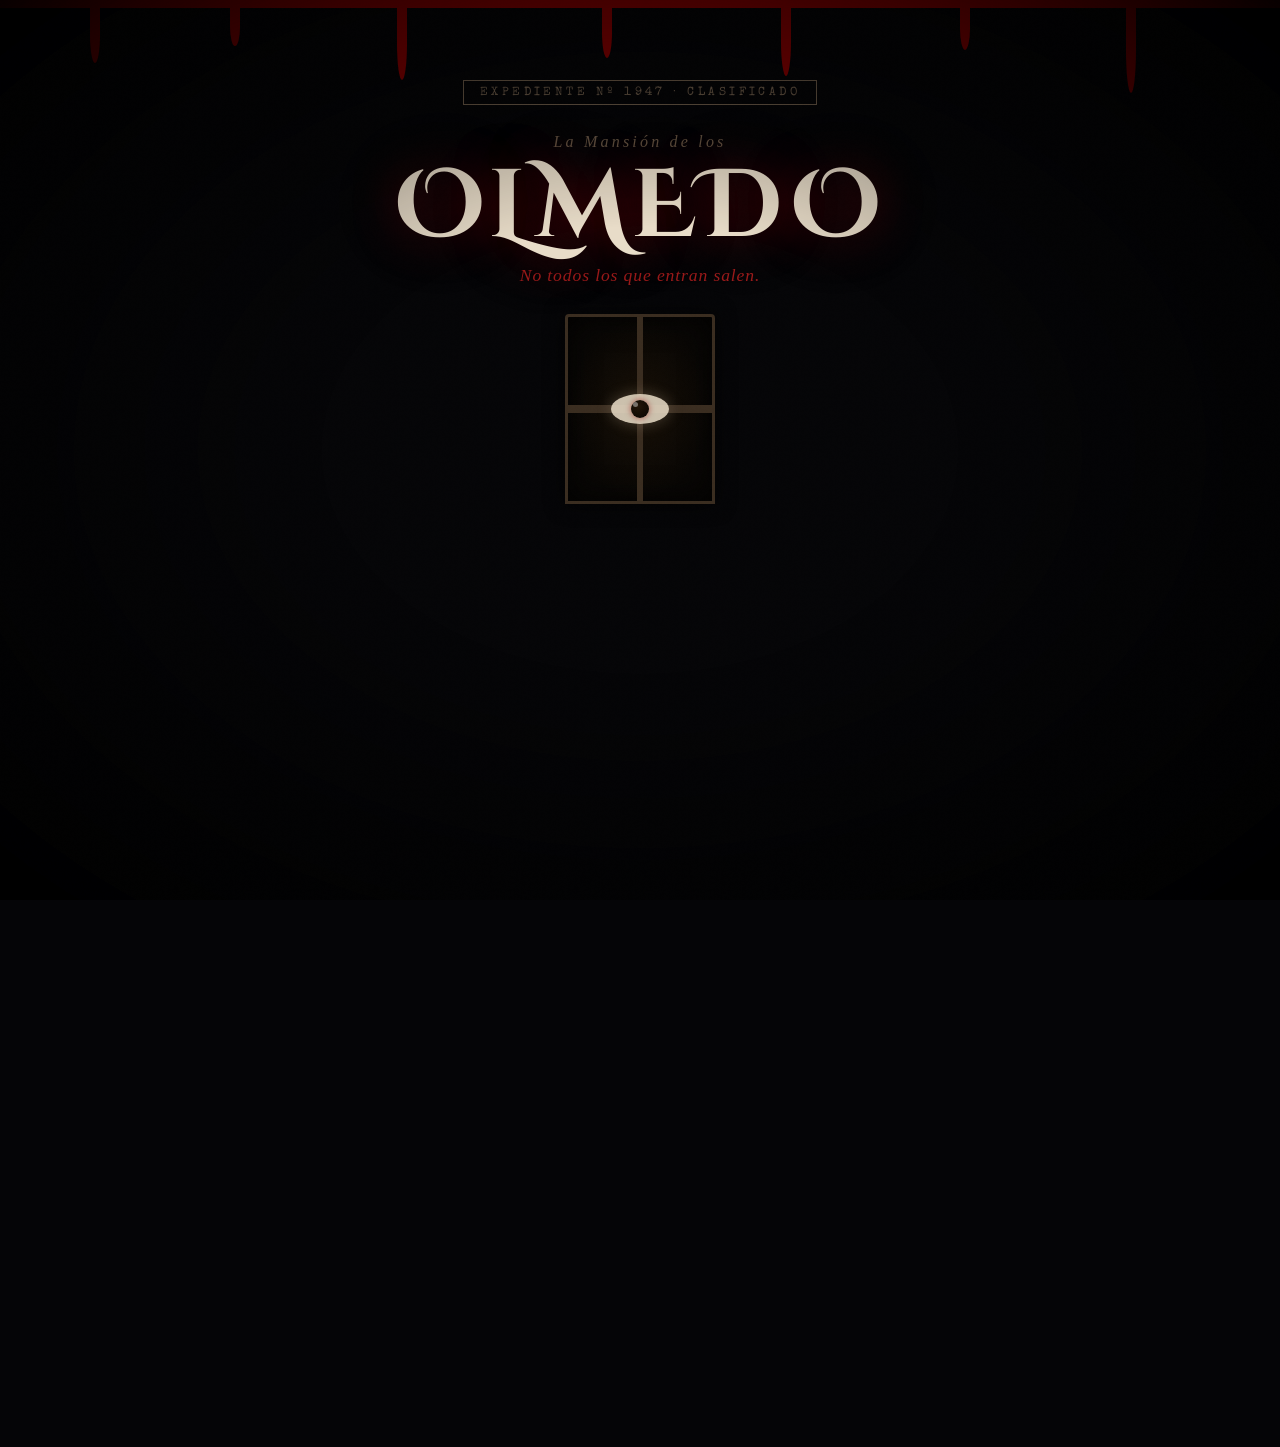
<file: index.html>
<!DOCTYPE html>
<html lang="es">
<head>
  <meta charset="UTF-8"/>
  <meta name="viewport" content="width=device-width, initial-scale=1.0"/>
  <title>La Casa Olmedo — Escape Room de Terror</title>
  <link rel="stylesheet" href="style.css"/>
  <link href="https://fonts.googleapis.com/css2?family=Cinzel+Decorative:wght@400;700&family=IM+Fell+English:ital@0;1&family=Special+Elite&display=swap" rel="stylesheet"/>
</head>
<body class="landing-body">

<div class="noise-overlay"></div>
<div class="vignette"></div>
<div class="dust-container" id="dustContainer"></div>

<!-- Goteo superior -->
<div class="blood-drip-bar">
  <div class="drip" style="left:7%;--h:55px;animation-delay:0s"></div>
  <div class="drip" style="left:18%;--h:38px;animation-delay:2.3s"></div>
  <div class="drip" style="left:31%;--h:72px;animation-delay:0.8s"></div>
  <div class="drip" style="left:47%;--h:50px;animation-delay:3.5s"></div>
  <div class="drip" style="left:61%;--h:68px;animation-delay:1.2s"></div>
  <div class="drip" style="left:75%;--h:42px;animation-delay:2.7s"></div>
  <div class="drip" style="left:88%;--h:85px;animation-delay:0.5s"></div>
</div>

<main class="landing-main">

  <!-- Encabezado -->
  <div class="case-badge" id="caseBadge">EXPEDIENTE Nº 1947 · CLASIFICADO</div>

  <div class="title-block">
    <div class="title-pre">La Mansión de los</div>
    <h1 class="main-title" id="mainTitle">OLMEDO</h1>
    <div class="title-post">No todos los que entran <em>salen.</em></div>
  </div>

  <!-- Ventana con ojo -->
  <div class="eye-window" id="eyeWindow">
    <div class="window-frame">
      <div class="window-candle-glow"></div>
      <div class="eye-white"><div class="pupil" id="pupil"></div></div>
    </div>
  </div>

  <!-- Fragmento de carta — narrativa hook -->
  <div class="letter-hook" id="letterHook">
    <div class="letter-hook-label">CARTA ENCONTRADA BAJO LA PUERTA · SIN FECHA</div>
    <div class="letter-hook-text" id="letterTyped"></div>
    <div class="letter-hook-sig">— R.O.</div>
  </div>

  <!-- Stats sociales -->
  <div class="stats-social" id="statsSocial">
    <div class="stat-live">
      <span class="live-dot"></span>
      <span id="liveCount">34</span> jugadores activos ahora
    </div>
    <div class="stat-escape">
      <span class="stat-escape-num">23%</span> tasa de escape · 90 min de terror · 6 salas
    </div>
  </div>

  <!-- Onboarding: qué vas a hacer -->
  <div class="onboarding-box" id="onboardingBox">
    <div class="onboarding-title">¿En qué consiste?</div>
    <div class="onboarding-steps">
      <div class="ob-step"><span class="ob-icon">🔍</span><span>Explora 6 salas de la mansión buscando pistas</span></div>
      <div class="ob-step"><span class="ob-icon">🧩</span><span>Resuelve puzzles visuales e interactivos para avanzar</span></div>
      <div class="ob-step"><span class="ob-icon">📜</span><span>Descubre qué le pasó a Rosario Olmedo en 1947</span></div>
      <div class="ob-step"><span class="ob-icon">⏱</span><span>Tienes 90 minutos. Cada error tiene consecuencias.</span></div>
    </div>
  </div>

  <!-- Captura de email -->
  <div class="email-capture" id="emailCapture">
    <label class="email-label">Tu nombre (opcional — para el ranking)</label>
    <input type="text" id="playerName" class="email-input" placeholder="¿Cómo te llamas?" maxlength="30"/>
    <label class="email-label" style="margin-top:10px;">Email (opcional — te enviamos tu resultado final)</label>
    <input type="email" id="playerEmail" class="email-input" placeholder="tu@email.com"/>
  </div>

  <!-- CTA -->
  <div class="cta-area" id="ctaArea">
    <button class="enter-btn" id="enterBtn" onclick="enterMansion()">
      <span class="enter-btn-main">ENTRAR A LA MANSIÓN</span>
      <span class="enter-btn-sub">Si te atreves</span>
    </button>
    <div class="warning-line">
      ⚠ Sonidos perturbadores · Imágenes de terror · No recomendado con ansiedad severa
    </div>
  </div>

  <!-- Fragmentos de carta coleccionables (preview) -->
  <div class="carta-preview" id="cartaPreview">
    <div class="carta-preview-label">La carta de Rosario — la leerás completa si escapas</div>
    <div class="carta-frags">
      <div class="carta-frag locked">▓▓▓▓▓▓▓▓▓▓▓▓▓▓▓▓</div>
      <div class="carta-frag locked">▓▓▓▓▓▓▓▓▓▓▓▓▓▓▓▓▓▓▓▓</div>
      <div class="carta-frag locked">▓▓▓▓▓▓▓▓▓▓▓▓▓▓</div>
      <div class="carta-frag locked">▓▓▓▓▓▓▓▓▓▓▓▓▓▓▓▓▓▓</div>
    </div>
  </div>

</main>

<script>
// Partículas de polvo
const dc=document.getElementById('dustContainer');
for(let i=0;i<45;i++){
  const p=document.createElement('div'); p.className='dust-particle';
  p.style.cssText=`left:${Math.random()*100}%;animation-duration:${8+Math.random()*22}s;animation-delay:${Math.random()*18}s;width:${1+Math.random()*3}px;height:${1+Math.random()*3}px;opacity:${0.08+Math.random()*0.35}`;
  dc.appendChild(p);
}

// Ojo sigue cursor
document.addEventListener('mousemove',e=>{
  const pupil=document.getElementById('pupil'), eye=document.querySelector('.eye-white'); if(!eye||!pupil) return;
  const r=eye.getBoundingClientRect(), cx=r.left+r.width/2, cy=r.top+r.height/2;
  const dx=e.clientX-cx, dy=e.clientY-cy, angle=Math.atan2(dy,dx), dist=Math.min(12,Math.hypot(dx,dy)*0.15);
  pupil.style.transform=`translate(calc(-50% + ${Math.cos(angle)*dist}px), calc(-50% + ${Math.sin(angle)*dist}px))`;
});

// Animaciones de entrada escalonadas
const show=(id,delay)=>setTimeout(()=>{const el=document.getElementById(id); if(el) el.classList.add('visible');},delay);
show('caseBadge',200); show('mainTitle',500); show('eyeWindow',800);

// Typewriter de carta
const carta = "Si alguien lee esto, ya es demasiado tarde para mí. Pero quizás no para ti. Hay algo en el sótano que no debe seguir ahí. Necesito que lo encuentres. Necesito que lo termines.";
let ci=0;
setTimeout(()=>{
  document.getElementById('letterHook').classList.add('visible');
  const interval=setInterval(()=>{
    const el=document.getElementById('letterTyped');
    if(ci<carta.length){ el.textContent+=carta[ci++]; } else clearInterval(interval);
  },28);
},1400);

setTimeout(()=>show('statsSocial',0),2800);
setTimeout(()=>show('onboardingBox',0),3200);
setTimeout(()=>show('emailCapture',0),3600);
setTimeout(()=>show('ctaArea',0),4000);
setTimeout(()=>show('cartaPreview',0),4400);

// Fluctuación jugadores activos
setInterval(()=>{
  const el=document.getElementById('liveCount'); if(!el) return;
  const n=parseInt(el.textContent); el.textContent=Math.max(8,n+(Math.random()<0.5?1:-1));
},4000);

// Título glitch
setTimeout(()=>document.getElementById('mainTitle').classList.add('glitch-active'),600);

// Entrada
function enterMansion(){
  const btn=document.getElementById('enterBtn'); btn.disabled=true;
  const name=document.getElementById('playerName').value.trim();
  const email=document.getElementById('playerEmail').value.trim();
  if(name) localStorage.setItem('olmedo_name',name);
  if(email) localStorage.setItem('olmedo_email',email);
  document.body.classList.add('fade-to-black');
  setTimeout(()=>window.location.href='game.html',2200);
}
</script>
</body>
</html>
</file>
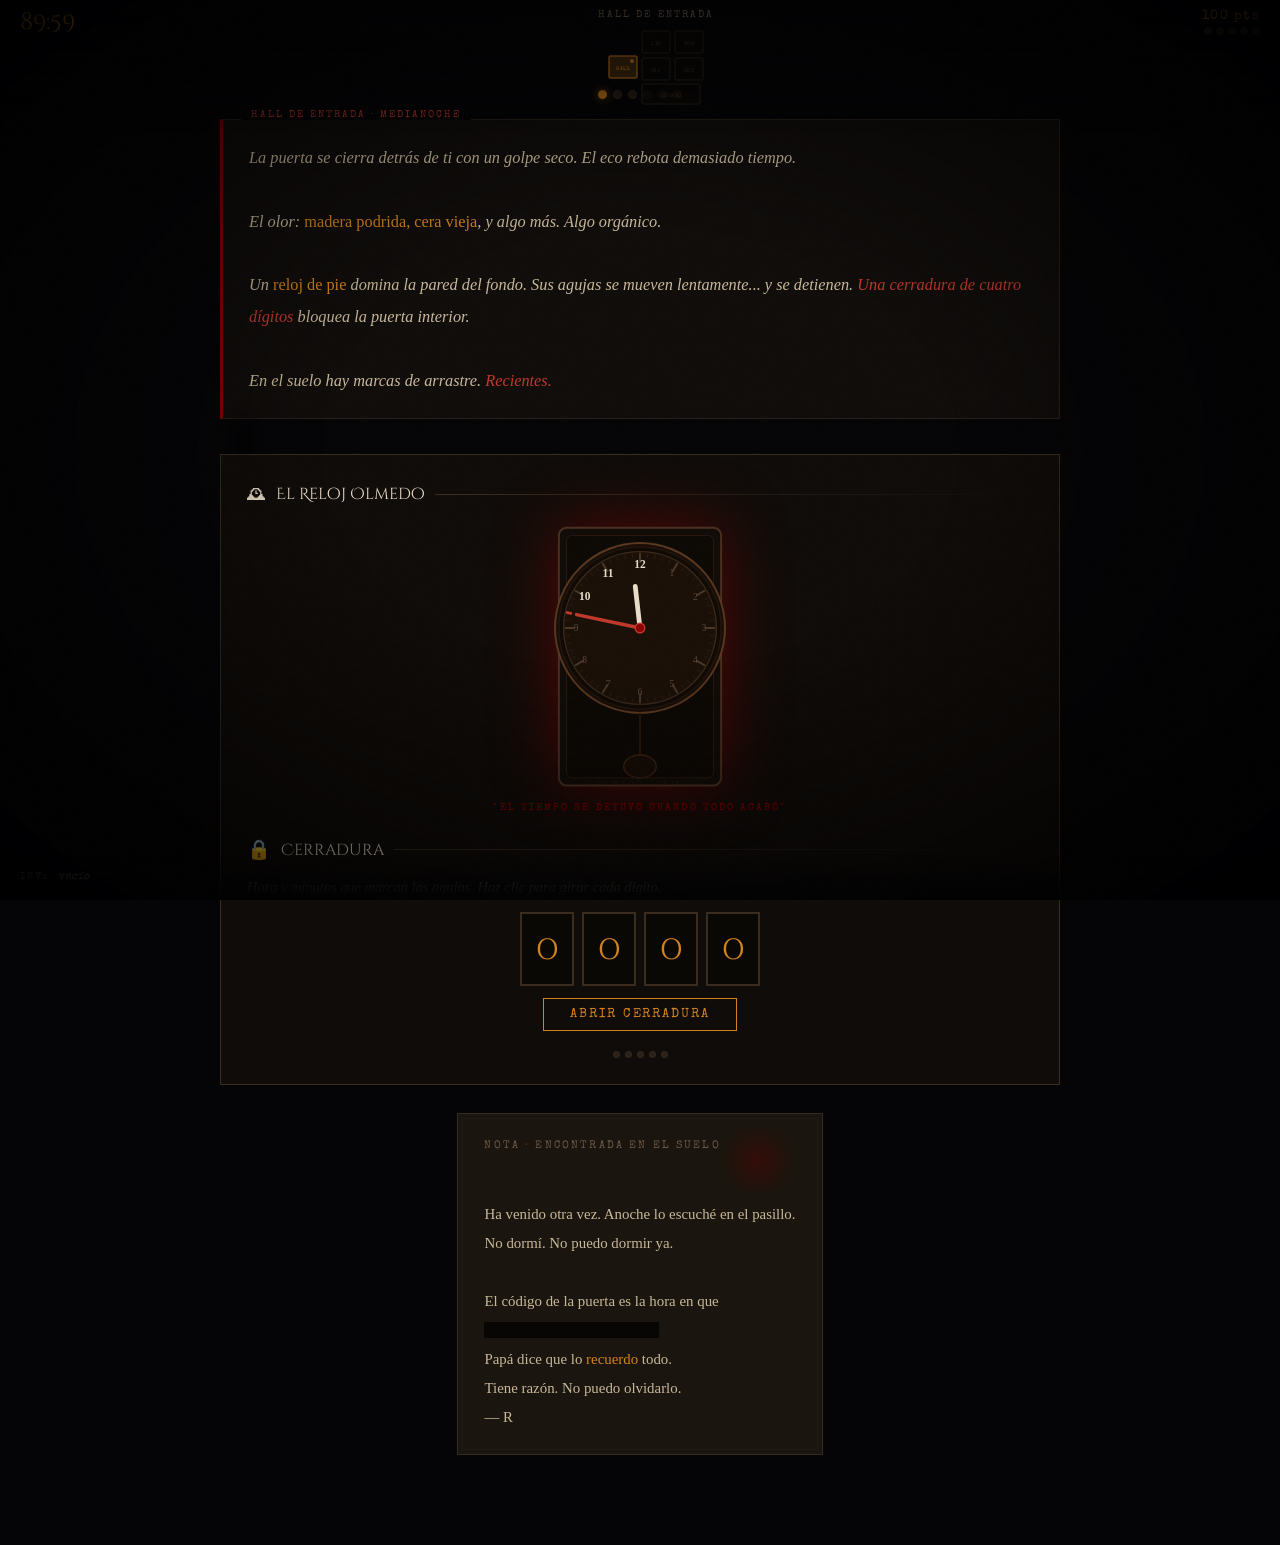
<file: game.html>
<!DOCTYPE html>
<html lang="es">
<head>
  <meta charset="UTF-8"/>
  <meta name="viewport" content="width=device-width, initial-scale=1.0"/>
  <title>La Casa Olmedo — Dentro</title>
  <link rel="stylesheet" href="style.css"/>
  <link href="https://fonts.googleapis.com/css2?family=Cinzel+Decorative:wght@400;700&family=IM+Fell+English:ital@0;1&family=Special+Elite&display=swap" rel="stylesheet"/>
</head>
<body class="game-body" id="gameBody">

<div class="noise-overlay"></div>
<div class="vignette" id="vignetteEl"></div>
<div class="scene-transition" id="sceneTransition"></div>
<div class="brightness-overlay" id="brightnessOverlay"></div>

<!-- HUD -->
<div id="gameHUD">
  <div class="hud-timer-wrap">
    <div class="hud-timer" id="hudTimer">90:00</div>
    <div class="timer-drips" id="timerDrips"></div>
  </div>
  <div class="hud-center">
    <div class="hud-location" id="hudLocation">HALL DE ENTRADA</div>
    <div class="hud-mansion-map" id="hudMap">
      <!-- SVG del mapa generado por JS -->
    </div>
  </div>
  <div class="hud-right">
    <div class="hud-score" id="hudScore">100 pts</div>
    <div class="hud-errors" id="hudErrors">
      <span class="err-dot"></span><span class="err-dot"></span><span class="err-dot"></span><span class="err-dot"></span><span class="err-dot"></span>
    </div>
  </div>
</div>

<!-- Inventario -->
<div class="inventory-bar">
  <div class="inventory-label">Inv:</div>
  <div class="inventory-items" id="inventoryItems">
    <span style="font-family:var(--font-mono);font-size:0.68rem;color:var(--text-dim);font-style:italic;">vacío</span>
  </div>
</div>

<!-- Panel de pista -->
<div class="hint-panel" id="hintPanel">
  <div class="hint-label">⚑ Susurro del pasado</div>
  <div class="hint-text" id="hintText"></div>
</div>

<!-- Mensaje entrante -->
<div class="incoming-message" id="incomingMsg">
  <div class="msg-header">
    <span id="msgFrom">ORIGEN DESCONOCIDO</span>
    <button class="msg-close" onclick="closeMessage()">✕</button>
  </div>
  <div class="msg-body" id="msgBody"></div>
</div>

<!-- Screamer overlay -->
<div class="scare-overlay" id="scareOverlay">
  <div id="scareImage"></div>
  <div class="scare-text" id="scareText"></div>
</div>

<!-- Canvas del juego -->
<div id="gameCanvas"></div>

<!-- Pantalla de resultados COMPLETA -->
<div id="endgameScreen" class="endgame-screen" style="display:none">
  <div class="end-bg-particles" id="endParticles"></div>
  <div class="end-content">
    <div class="end-rank-badge" id="endRankBadge"></div>
    <div class="endgame-title" id="endTitle"></div>
    <div class="end-stats-grid" id="endStatsGrid"></div>
    <p class="endgame-text" id="endText"></p>
    <!-- Carta de Rosario completa (solo si escapa) -->
    <div class="carta-completa" id="cartaCompleta" style="display:none">
      <div class="carta-title">La carta de Rosario · Completa</div>
      <div class="carta-body">
Si alguien lee esto, ya es demasiado tarde para mí. Pero quizás no para ti.

Mi padre nos encerró a todos. Decía que yo era "diferente", que traía mal al linaje. La cuarta. Siempre la cuarta.

Lo que hizo en el sótano aquella noche de noviembre de 1947 no tiene nombre. Usó el libro que encontró en la capilla. Usó las runas. Usó a todos nosotros.

Yo fui la única que sobrevivió. Pero sobrevivir aquí dentro no es lo que crees.

Si escapaste, si lograste salir, lleva esto a alguien. Que sepan lo que ocurrió. Que alguien, por fin, lo sepa.

Gracias por no dejarme sola.
      </div>
    </div>
    <!-- Captura de email en resultado -->
    <div class="end-capture" id="endCapture">
      <div class="end-capture-label">¿Quieres aparecer en el ranking global?</div>
      <input type="text" id="endName" class="email-input" placeholder="Tu nombre" maxlength="30" style="margin-bottom:8px;"/>
      <input type="email" id="endEmail" class="email-input" placeholder="tu@email.com" style="margin-bottom:12px;"/>
      <button class="action-btn primary-btn" onclick="submitScore()">GUARDAR RESULTADO</button>
    </div>
    <div class="end-actions">
      <button class="action-btn" onclick="shareResult()" style="border-color:var(--candle);color:var(--candle);">↗ COMPARTIR</button>
      <button class="action-btn" onclick="window.location.href='index.html'">VOLVER AL INICIO</button>
    </div>
  </div>
</div>

<script src="script.js"></script>
</body>
</html>
</file>
<file: style.css>
/* ================================================================
   LA CASA OLMEDO v3 — CSS COMPLETO
   ================================================================ */
@import url('https://fonts.googleapis.com/css2?family=Cinzel+Decorative:wght@400;700&family=IM+Fell+English:ital@0;1&family=Special+Elite&display=swap');

:root {
  --blood:#8b0000; --blood-light:#c0392b; --crimson:#6b0000;
  --dark-bg:#050507; --paper:#1a1510; --paper-light:#2a201a;
  --candle:#d4821a; --candle-dim:#8a5010;
  --text-main:#c8b89a; --text-dim:#6b5a48; --text-blood:#9b1c1c;
  --bone:#e8dcc8; --green-ok:#2d8b3a;
  --font-title:'Cinzel Decorative',serif;
  --font-body:'IM Fell English',serif;
  --font-mono:'Special Elite',cursive;
}

*,*::before,*::after{box-sizing:border-box;margin:0;padding:0;}
html{scroll-behavior:smooth;}

/* ── OVERLAYS GLOBALES ── */
.noise-overlay{
  position:fixed;inset:0;pointer-events:none;z-index:9999;
  background-image:url("data:image/svg+xml,%3Csvg viewBox='0 0 256 256' xmlns='http://www.w3.org/2000/svg'%3E%3Cfilter id='n'%3E%3CfeTurbulence type='fractalNoise' baseFrequency='0.9' numOctaves='4' stitchTiles='stitch'/%3E%3C/filter%3E%3Crect width='100%25' height='100%25' filter='url(%23n)' opacity='0.04'/%3E%3C/svg%3E");
  background-size:200px 200px;mix-blend-mode:overlay;opacity:0.3;
}
.vignette{
  position:fixed;inset:0;pointer-events:none;z-index:9998;
  background:radial-gradient(ellipse at center,transparent 35%,rgba(0,0,0,0.95) 100%);
  transition:opacity 0.5s ease;
}
/* Overlay de oscurecimiento por errores */
.brightness-overlay{
  position:fixed;inset:0;pointer-events:none;z-index:9997;
  background:rgba(0,0,0,0);
  transition:background 0.8s ease;
}

/* ── DUST ── */
.dust-container{position:fixed;inset:0;pointer-events:none;z-index:10;overflow:hidden;}
.dust-particle{
  position:absolute;bottom:-5px;border-radius:50%;
  background:rgba(200,180,150,0.5);
  animation:float-up linear infinite;
}
@keyframes float-up{
  0%{transform:translateY(0) translateX(0);opacity:0;}
  10%{opacity:1;} 90%{opacity:0.3;}
  100%{transform:translateY(-110vh) translateX(20px);opacity:0;}
}

/* ── BLOOD DRIP ── */
.blood-drip-bar{position:fixed;top:0;left:0;width:100%;z-index:100;background:var(--blood);height:8px;}
.drip{
  position:absolute;top:8px;width:10px;border-radius:0 0 50% 50%;
  background:var(--blood);animation:drip-fall 6s ease-in-out infinite;
  height:var(--h,60px);
}
@keyframes drip-fall{0%{height:0;opacity:1;}60%{opacity:1;}100%{height:var(--h,60px);opacity:0;}}

/* ═══════════════════════════════════════════
   LANDING PAGE
═══════════════════════════════════════════ */
.landing-body{
  background:var(--dark-bg);color:var(--text-main);
  font-family:var(--font-body);min-height:100vh;overflow-x:hidden;
  cursor:url("data:image/svg+xml,%3Csvg xmlns='http://www.w3.org/2000/svg' width='20' height='20'%3E%3Ccircle cx='10' cy='10' r='4' fill='%238b0000'/%3E%3C/svg%3E") 10 10,crosshair;
}
.landing-main{
  display:flex;flex-direction:column;align-items:center;
  padding:80px 20px 60px;gap:28px;max-width:820px;margin:0 auto;
}

/* Animación de entrada genérica */
.case-badge,.main-title,.eye-window,.letter-hook,.stats-social,.onboarding-box,.email-capture,.cta-area,.carta-preview{
  opacity:0;transform:translateY(10px);transition:opacity 0.7s ease,transform 0.7s ease;
}
.case-badge.visible,.main-title.visible,.eye-window.visible,.letter-hook.visible,
.stats-social.visible,.onboarding-box.visible,.email-capture.visible,.cta-area.visible,.carta-preview.visible{
  opacity:1;transform:translateY(0);
}

.case-badge{
  font-family:var(--font-mono);font-size:0.72rem;letter-spacing:0.3em;
  color:var(--text-dim);border:1px solid var(--text-dim);padding:6px 16px;
}

/* Título */
.title-block{text-align:center;}
.title-pre{font-family:var(--font-body);font-style:italic;font-size:1rem;color:var(--text-dim);letter-spacing:0.2em;margin-bottom:8px;}
.main-title{
  font-family:var(--font-title);font-size:clamp(3rem,12vw,6rem);font-weight:700;
  color:var(--bone);letter-spacing:0.05em;line-height:1;
  text-shadow:0 0 40px rgba(139,0,0,0.5),0 0 80px rgba(139,0,0,0.2);
}
.main-title.glitch-active{animation:title-glitch 9s step-end infinite;}
@keyframes title-glitch{
  0%,91%,100%{text-shadow:0 0 40px rgba(139,0,0,0.5);color:var(--bone);}
  92%{text-shadow:-3px 0 var(--blood-light),3px 0 #003a80;color:#ff1a1a;}
  93%{text-shadow:3px 0 var(--blood-light),-3px 0 #003a80;color:var(--bone);}
  95%{text-shadow:-3px 0 #003a80;color:#ff1a1a;}
  96%{text-shadow:none;color:var(--bone);}
}
.title-post{font-family:var(--font-body);font-size:1.1rem;font-style:italic;color:var(--text-blood);margin-top:10px;letter-spacing:0.05em;}

/* Ventana con ojo */
.eye-window{position:relative;width:150px;height:190px;}
.window-frame{width:100%;height:100%;border:3px solid #3a2d20;border-radius:4px 4px 0 0;background:#080604;position:relative;overflow:hidden;box-shadow:inset 0 0 30px rgba(0,0,0,0.9),0 0 20px rgba(0,0,0,0.8);}
.window-frame::before{content:'';position:absolute;inset:0;background:linear-gradient(90deg,transparent 48%,#3a2d20 48%,#3a2d20 52%,transparent 52%),linear-gradient(0deg,transparent 48%,#3a2d20 48%,#3a2d20 52%,transparent 52%);z-index:2;}
.window-candle-glow{position:absolute;inset:0;background:radial-gradient(ellipse at 50% 50%,rgba(212,130,26,0.07) 0%,transparent 70%);animation:flicker-light 3.5s ease-in-out infinite;}
@keyframes flicker-light{0%,100%{opacity:1;}20%{opacity:0.55;}21%{opacity:1;}50%{opacity:0.8;}80%{opacity:0.5;}81%{opacity:1.1;}}
.eye-white{width:58px;height:30px;background:rgba(230,218,196,0.88);border-radius:50%;position:absolute;top:50%;left:50%;transform:translate(-50%,-50%);z-index:3;box-shadow:0 0 15px rgba(200,180,150,0.3);}
.pupil{width:18px;height:18px;background:radial-gradient(circle at 40% 35%,#221408,#080300);border-radius:50%;position:absolute;top:50%;left:50%;transform:translate(-50%,-50%);transition:transform 0.05s ease;box-shadow:0 0 6px rgba(139,0,0,0.6);}
.pupil::after{content:'';width:5px;height:5px;background:rgba(255,255,255,0.4);border-radius:50%;position:absolute;top:2px;left:2px;}

/* Letter hook */
.letter-hook{
  max-width:580px;width:100%;
  background:rgba(20,14,8,0.7);border:1px solid #2a1e14;border-left:3px solid var(--blood);
  padding:20px 24px;position:relative;
}
.letter-hook-label{font-family:var(--font-mono);font-size:0.65rem;color:var(--blood-light);letter-spacing:0.2em;text-transform:uppercase;margin-bottom:12px;}
.letter-hook-text{font-family:var(--font-body);font-style:italic;font-size:1rem;line-height:1.9;color:var(--text-main);min-height:3em;}
.letter-hook-sig{font-family:var(--font-mono);font-size:0.8rem;color:var(--text-dim);margin-top:12px;text-align:right;}

/* Stats sociales */
.stats-social{display:flex;flex-direction:column;align-items:center;gap:8px;}
.stat-live{font-family:var(--font-mono);font-size:0.78rem;color:var(--text-dim);display:flex;align-items:center;gap:8px;}
.live-dot{width:7px;height:7px;border-radius:50%;background:#c0392b;animation:live-pulse 1.5s ease-in-out infinite;}
@keyframes live-pulse{0%,100%{opacity:1;box-shadow:0 0 0 0 rgba(192,57,43,0.4);}50%{opacity:0.7;box-shadow:0 0 0 5px rgba(192,57,43,0);}}
.stat-escape{font-family:var(--font-mono);font-size:0.7rem;color:var(--text-dim);letter-spacing:0.08em;}
.stat-escape-num{color:var(--blood-light);}

/* Onboarding */
.onboarding-box{max-width:580px;width:100%;background:rgba(16,12,8,0.8);border:1px solid #2a1a10;padding:18px 22px;}
.onboarding-title{font-family:var(--font-title);font-size:0.9rem;color:var(--bone);margin-bottom:14px;letter-spacing:0.1em;}
.onboarding-steps{display:flex;flex-direction:column;gap:10px;}
.ob-step{display:flex;align-items:flex-start;gap:12px;font-family:var(--font-body);font-size:0.95rem;color:var(--text-main);line-height:1.6;}
.ob-icon{font-size:1.1rem;flex-shrink:0;margin-top:1px;}

/* Email capture */
.email-capture{max-width:580px;width:100%;display:flex;flex-direction:column;gap:6px;}
.email-label{font-family:var(--font-mono);font-size:0.68rem;color:var(--text-dim);letter-spacing:0.1em;text-transform:uppercase;}
.email-input{
  background:rgba(10,8,5,0.9);border:1px solid #2a1a10;border-bottom:2px solid #3a2010;
  color:var(--candle);padding:10px 14px;font-family:var(--font-mono);font-size:0.9rem;
  width:100%;outline:none;transition:border-color 0.3s;
}
.email-input:focus{border-color:var(--blood);box-shadow:0 0 15px rgba(139,0,0,0.15);}

/* CTA */
.cta-area{display:flex;flex-direction:column;align-items:center;gap:12px;}
.enter-btn{
  background:transparent;border:2px solid var(--blood);color:var(--bone);
  padding:16px 44px;cursor:pointer;font-family:var(--font-title);font-size:1rem;
  letter-spacing:0.15em;position:relative;overflow:hidden;
  display:flex;flex-direction:column;align-items:center;gap:4px;transition:all 0.3s;
}
.enter-btn::before{content:'';position:absolute;inset:0;background:var(--blood);transform:scaleX(0);transform-origin:left;transition:transform 0.4s ease;z-index:0;}
.enter-btn:hover::before{transform:scaleX(1);}
.enter-btn:hover{box-shadow:0 0 30px rgba(139,0,0,0.5);}
.enter-btn-main,.enter-btn-sub{position:relative;z-index:1;}
.enter-btn-sub{font-family:var(--font-body);font-style:italic;font-size:0.78rem;color:var(--text-dim);}
.enter-btn:hover .enter-btn-sub{color:rgba(200,180,150,0.5);}
.warning-line{font-family:var(--font-mono);font-size:0.68rem;color:var(--text-dim);text-align:center;max-width:500px;line-height:1.6;}

/* Preview carta */
.carta-preview{max-width:580px;width:100%;text-align:center;}
.carta-preview-label{font-family:var(--font-mono);font-size:0.65rem;color:var(--text-dim);letter-spacing:0.1em;margin-bottom:10px;}
.carta-frags{display:flex;flex-direction:column;gap:6px;align-items:center;}
.carta-frag{font-family:var(--font-mono);font-size:0.75rem;color:#2a1e14;letter-spacing:0.08em;opacity:0.5;}

.fade-to-black{animation:blackout 2s ease forwards;}
@keyframes blackout{to{opacity:0;filter:brightness(0);}}


/* ═══════════════════════════════════════════
   GAME PAGE
═══════════════════════════════════════════ */
.game-body{background:var(--dark-bg);color:var(--text-main);font-family:var(--font-body);min-height:100vh;overflow-x:hidden;}

/* ── HUD ── */
#gameHUD{
  position:fixed;top:0;left:0;right:0;z-index:500;
  background:linear-gradient(180deg,rgba(5,5,7,0.98) 0%,rgba(5,5,7,0) 100%);
  padding:10px 20px 24px;display:flex;align-items:flex-start;gap:16px;
  pointer-events:none;
}
.hud-timer-wrap{position:relative;flex-shrink:0;}
.hud-timer{
  font-family:var(--font-title);font-size:1.5rem;color:var(--candle);
  min-width:90px;pointer-events:all;line-height:1;
}
.hud-timer.urgent{color:var(--blood-light);animation:urgent-pulse 0.6s ease infinite;}
@keyframes urgent-pulse{0%,100%{opacity:1;}50%{opacity:0.3;}}
/* Goteo del timer */
.timer-drips{position:absolute;top:100%;left:50%;transform:translateX(-50%);display:flex;gap:3px;}
.timer-drip-drop{
  width:4px;border-radius:0 0 50% 50%;background:var(--blood);
  animation:timer-drip 0.8s ease-in forwards;
}
@keyframes timer-drip{from{height:0;opacity:1;}to{height:var(--h,20px);opacity:0.3;}}

/* Mapa mansión en HUD */
.hud-center{flex:1;display:flex;flex-direction:column;align-items:center;gap:6px;}
.hud-location{font-family:var(--font-mono);font-size:0.65rem;color:var(--text-dim);letter-spacing:0.2em;text-transform:uppercase;}
.hud-mansion-map svg{opacity:0.9;}

.hud-right{display:flex;flex-direction:column;align-items:flex-end;gap:4px;flex-shrink:0;}
.hud-score{font-family:var(--font-mono);font-size:0.8rem;color:var(--candle);letter-spacing:0.1em;}
.hud-errors{display:flex;gap:4px;}
.err-dot{width:8px;height:8px;border-radius:50%;background:#2a1e14;border:1px solid #3a2d20;transition:background 0.4s,box-shadow 0.4s;}
.err-dot.used{background:var(--blood);box-shadow:0 0 6px rgba(139,0,0,0.5);}

/* Inventario */
.inventory-bar{
  position:fixed;bottom:0;left:0;right:0;
  background:linear-gradient(0deg,rgba(5,5,7,0.98),transparent);
  padding:14px 20px 18px;display:flex;align-items:center;gap:10px;z-index:400;
}
.inventory-label{font-family:var(--font-mono);font-size:0.6rem;color:var(--text-dim);letter-spacing:0.2em;text-transform:uppercase;flex-shrink:0;}
.inventory-items{display:flex;gap:8px;flex-wrap:wrap;}
.inv-item{
  background:rgba(26,21,16,0.9);border:1px solid #3a2d20;padding:5px 10px;
  font-family:var(--font-mono);font-size:0.7rem;color:var(--candle);cursor:pointer;transition:all 0.2s;
  animation:item-appear 0.4s ease;
}
.inv-item:hover{border-color:var(--candle);background:rgba(212,130,26,0.08);}
@keyframes item-appear{from{opacity:0;transform:translateY(6px);}to{opacity:1;transform:none;}}

/* Hint panel */
.hint-panel{
  position:fixed;bottom:70px;left:20px;max-width:290px;
  background:rgba(10,8,5,0.97);border:1px solid var(--candle-dim);padding:12px 16px;z-index:450;
  transform:translateX(-120%);transition:transform 0.5s ease;
}
.hint-panel.show{transform:translateX(0);}
.hint-label{font-family:var(--font-mono);font-size:0.62rem;color:var(--candle);letter-spacing:0.2em;text-transform:uppercase;margin-bottom:7px;}
.hint-text{font-family:var(--font-body);font-style:italic;font-size:0.86rem;color:var(--text-main);line-height:1.7;}

/* Mensajes entrantes */
.incoming-message{
  position:fixed;top:75px;right:-360px;width:310px;
  background:rgba(10,8,5,0.97);border:1px solid var(--blood);border-right:none;z-index:600;
  transition:right 0.55s cubic-bezier(0.23,1,0.32,1);
}
.incoming-message.show{right:0;}
.msg-header{background:rgba(139,0,0,0.18);padding:7px 12px;font-family:var(--font-mono);font-size:0.67rem;color:var(--blood-light);letter-spacing:0.12em;display:flex;justify-content:space-between;align-items:center;}
.msg-close{cursor:pointer;color:var(--text-dim);font-size:1rem;background:none;border:none;transition:color 0.2s;}
.msg-close:hover{color:var(--bone);}
.msg-body{padding:13px;font-family:var(--font-body);font-size:0.88rem;font-style:italic;color:var(--text-main);line-height:1.7;}

/* Screamer */
.scare-overlay{position:fixed;inset:0;z-index:1000;display:flex;flex-direction:column;align-items:center;justify-content:center;pointer-events:none;opacity:0;}
.scare-overlay.active{animation:scare-flash 2s ease forwards;pointer-events:all;}
@keyframes scare-flash{0%{opacity:0;background:#000;}5%{opacity:1;background:rgba(0,0,0,0.96);}85%{opacity:1;}100%{opacity:0;background:transparent;}}
#scareImage{display:flex;justify-content:center;max-width:580px;width:100%;}
.scare-text{font-family:var(--font-title);font-size:2rem;color:var(--blood-light);margin-top:18px;text-shadow:0 0 30px var(--blood);text-align:center;}

/* Transición escena */
.scene-transition{position:fixed;inset:0;z-index:800;background:black;opacity:0;pointer-events:none;transition:opacity 0.7s ease;}
.scene-transition.active{opacity:1;pointer-events:all;}

/* ── CANVAS DEL JUEGO ── */
#gameCanvas{
  min-height:100vh;display:flex;flex-direction:column;align-items:center;
  justify-content:flex-start;padding:90px 20px 80px;max-width:880px;margin:0 auto;
}

/* Phase dots */
.phase-indicator{display:flex;gap:6px;margin-bottom:20px;}
.phase-dot{width:9px;height:9px;border-radius:50%;background:#2a1e14;border:1px solid #3a2d20;transition:all 0.6s ease;}
.phase-dot.done{background:var(--blood);border-color:var(--blood-light);}
.phase-dot.active{background:var(--candle);border-color:var(--candle);box-shadow:0 0 8px rgba(212,130,26,0.6);animation:dot-pulse 1.5s ease infinite;}
@keyframes dot-pulse{0%,100%{box-shadow:0 0 8px rgba(212,130,26,0.5);}50%{box-shadow:0 0 20px rgba(212,130,26,0.9);}}

/* Narrative panel */
.narrative-panel{
  width:100%;background:rgba(26,21,16,0.55);border:1px solid #2a201a;border-left:3px solid var(--blood);
  padding:22px 26px;margin-bottom:24px;position:relative;
}
.narrative-panel::before{content:attr(data-room);position:absolute;top:-10px;left:18px;background:var(--dark-bg);padding:0 10px;font-family:var(--font-mono);font-size:0.62rem;color:var(--blood-light);letter-spacing:0.2em;text-transform:uppercase;}
.narrative-text{font-size:1.02rem;line-height:1.95;color:var(--text-main);font-style:italic;}
.narrative-text em{color:var(--candle);font-style:normal;}
.narrative-text .disturbing{color:var(--blood-light);}

/* Puzzle container */
.puzzle-container{width:100%;background:rgba(18,14,10,0.85);border:1px solid #3a2d20;padding:26px;margin-bottom:18px;position:relative;}
.puzzle-title{font-family:var(--font-title);font-size:1rem;color:var(--bone);margin-bottom:16px;display:flex;align-items:center;gap:10px;}
.puzzle-title::after{content:'';flex:1;height:1px;background:linear-gradient(90deg,#3a2d20,transparent);}
.puzzle-icon{font-size:1.2rem;}

/* Inputs */
.game-input{
  background:rgba(10,8,5,0.92);border:1px solid #3a2d20;border-bottom:2px solid var(--blood);
  color:var(--candle);padding:11px 15px;font-family:var(--font-mono);font-size:1.05rem;
  width:100%;max-width:280px;text-align:center;letter-spacing:0.3em;transition:all 0.3s;outline:none;
}
.game-input:focus{border-color:var(--blood-light);box-shadow:0 0 18px rgba(139,0,0,0.2);background:rgba(18,6,6,0.95);}
.game-input.wrong{animation:shake-input 0.4s ease;border-color:var(--blood-light);color:var(--blood-light);}
.game-input.correct{border-color:var(--green-ok);color:#4ac060;box-shadow:0 0 18px rgba(45,139,58,0.2);}
@keyframes shake-input{0%,100%{transform:translateX(0);}20%{transform:translateX(-7px);}40%{transform:translateX(7px);}60%{transform:translateX(-5px);}80%{transform:translateX(5px);}}

/* Botones */
.action-btn{
  background:transparent;border:1px solid var(--blood);color:var(--text-main);
  padding:9px 26px;font-family:var(--font-mono);font-size:0.82rem;letter-spacing:0.15em;
  cursor:pointer;transition:all 0.3s;text-transform:uppercase;
}
.action-btn:hover{background:rgba(139,0,0,0.15);border-color:var(--blood-light);color:var(--bone);box-shadow:0 0 14px rgba(139,0,0,0.2);}
.action-btn:active{transform:scale(0.97);}
.action-btn:disabled{opacity:0.4;cursor:not-allowed;}
.action-btn.primary-btn{border-color:var(--candle);color:var(--candle);}
.action-btn.primary-btn:hover{background:rgba(212,130,26,0.1);box-shadow:0 0 14px rgba(212,130,26,0.2);}

/* Feedback */
.feedback-msg{font-family:var(--font-mono);font-size:0.82rem;padding:9px 14px;margin-top:10px;display:none;letter-spacing:0.04em;line-height:1.6;}
.feedback-msg.show{display:block;animation:fade-in 0.3s ease;}
.feedback-msg.error{color:var(--blood-light);background:rgba(139,0,0,0.08);border-left:2px solid var(--blood);}
.feedback-msg.success{color:#4ac060;background:rgba(45,139,58,0.05);border-left:2px solid var(--green-ok);}
.feedback-msg.hint{color:var(--candle);background:rgba(212,130,26,0.05);border-left:2px solid var(--candle-dim);font-style:italic;}
@keyframes fade-in{from{opacity:0;}to{opacity:1;}}

/* Attempt dots */
.attempt-dots{display:flex;gap:5px;margin-top:8px;}
.attempt-dot{width:7px;height:7px;border-radius:50%;background:#2a201a;border:1px solid #3a2d20;transition:background 0.3s;}
.attempt-dot.used{background:var(--blood);}

/* Lock digits */
.lock-digit{
  width:54px;height:74px;background:rgba(10,8,5,0.92);border:2px solid #3a2d20;
  display:flex;align-items:center;justify-content:center;
  font-family:var(--font-title);font-size:2.1rem;color:var(--candle);
  cursor:pointer;transition:all 0.2s;user-select:none;
}
.lock-digit:hover{border-color:var(--blood);background:rgba(25,8,8,0.95);}
.lock-digit.locked{border-color:var(--blood-light);color:var(--blood-light);}
.lock-digit.open{border-color:var(--green-ok);color:#4ac060;}

/* Rune slots */
.rune-slot{width:34px;height:34px;background:rgba(10,8,5,0.85);border:1px solid rgba(139,0,0,0.4);border-radius:50%;display:flex;align-items:center;justify-content:center;font-size:1.3rem;cursor:pointer;position:absolute;transition:all 0.3s;}
.rune-slot:hover{background:rgba(139,0,0,0.15);border-color:var(--blood-light);}
.rune-slot.placed{border-color:var(--candle);box-shadow:0 0 10px rgba(212,130,26,0.4);}

/* Cipher display */
.cipher-display{font-family:var(--font-mono);font-size:1.5rem;letter-spacing:0.38em;color:var(--candle);padding:14px;background:rgba(10,8,5,0.85);border:1px solid #3a2d20;text-align:center;margin:14px 0;word-break:break-all;line-height:2;}
.cipher-key-hint{font-family:var(--font-mono);font-size:0.68rem;color:var(--text-dim);letter-spacing:0.1em;text-align:center;margin-top:6px;}

/* Diary entry */
.diary-entry{background:linear-gradient(135deg,#160f0a,#0e0b07);border:1px solid #2a1e14;padding:26px;position:relative;margin:10px 0;font-family:var(--font-body);font-style:italic;color:rgba(200,184,154,0.88);line-height:2;font-size:0.95rem;}
.diary-entry::before{content:'"';position:absolute;top:8px;left:16px;font-size:3.5rem;font-family:var(--font-title);color:rgba(139,0,0,0.2);line-height:1;}
.diary-date{font-family:var(--font-mono);font-style:normal;font-size:0.68rem;color:var(--blood);letter-spacing:0.2em;text-transform:uppercase;margin-bottom:10px;}

/* Document card */
.document-card{background:#1a150e;border:1px solid #3a2d20;padding:22px 26px;position:relative;font-family:var(--font-body);font-size:0.93rem;line-height:1.95;color:var(--text-main);margin:10px 0;}
.document-card::before{content:'';position:absolute;inset:4px;border:1px solid rgba(58,45,32,0.25);pointer-events:none;}
.document-header{font-family:var(--font-mono);font-size:0.67rem;color:var(--text-dim);letter-spacing:0.2em;margin-bottom:14px;text-transform:uppercase;}
.document-body{white-space:pre-line;}
.document-body .redacted{background:#080604;color:transparent;padding:0 3px;cursor:not-allowed;}
.document-body .key-word{color:var(--candle);}
.document-stain{position:absolute;border-radius:50%;background:radial-gradient(circle,rgba(90,0,0,0.4) 0%,transparent 70%);pointer-events:none;}

/* Candle effect */
.candle-effect{animation:candle-flicker 4s ease-in-out infinite;}
@keyframes candle-flicker{0%,100%{filter:brightness(1);}10%{filter:brightness(0.88);}11%{filter:brightness(1.04);}30%{filter:brightness(0.93);}50%{filter:brightness(1.02);}70%{filter:brightness(0.87);}71%{filter:brightness(1.08);}}

/* ─── PUZZLE ESPEJO ROTO ─── */
.mirror-grid{display:grid;grid-template-columns:repeat(3,1fr);gap:4px;max-width:300px;margin:0 auto 16px;border:2px solid #2a1e14;background:#080604;padding:4px;}
.mirror-piece{
  aspect-ratio:1;background:#1a1510;border:1px solid #2a1e14;cursor:grab;
  display:flex;align-items:center;justify-content:center;font-size:1.8rem;
  transition:all 0.2s;user-select:none;position:relative;overflow:hidden;
}
.mirror-piece:active{cursor:grabbing;}
.mirror-piece.drag-over{border-color:var(--blood);background:rgba(139,0,0,0.12);}
.mirror-piece.correct-pos{border-color:var(--green-ok);}
.mirror-piece::after{content:'';position:absolute;inset:0;background:linear-gradient(135deg,rgba(255,255,255,0.04) 0%,transparent 50%,rgba(0,0,0,0.1) 100%);pointer-events:none;}

/* ─── CALDERO COCINA ─── */
.kitchen-scene{display:flex;flex-direction:column;align-items:center;gap:16px;}
.ingredients-shelf{display:flex;flex-wrap:wrap;gap:8px;justify-content:center;max-width:500px;padding:16px;background:rgba(10,7,4,0.8);border:1px solid #2a1a08;}
.ingredient-item{
  padding:8px 12px;background:rgba(20,12,5,0.9);border:1px solid #3a2010;
  font-family:var(--font-mono);font-size:0.75rem;color:var(--text-main);cursor:pointer;
  transition:all 0.2s;display:flex;align-items:center;gap:6px;
}
.ingredient-item:hover{border-color:var(--candle);background:rgba(30,18,6,0.95);}
.ingredient-item.used{opacity:0.3;cursor:not-allowed;text-decoration:line-through;}
.cauldron-drop{
  width:100px;height:80px;background:radial-gradient(ellipse at 50% 30%,#1a0a00,#0a0500);
  border:2px solid #4a2010;border-radius:10px 10px 30px 30px;display:flex;align-items:center;justify-content:center;
  position:relative;cursor:pointer;transition:all 0.3s;
}
.cauldron-drop.bubble{animation:cauldron-bubble 0.5s ease;}
.cauldron-drop.wrong-item{border-color:var(--blood);animation:shake-input 0.4s ease;}
@keyframes cauldron-bubble{0%,100%{transform:scale(1);}50%{transform:scale(1.06);box-shadow:0 0 20px rgba(212,130,26,0.4);}}
.cauldron-smoke{
  position:absolute;top:-20px;left:50%;transform:translateX(-50%);
  width:3px;height:20px;background:linear-gradient(0deg,transparent,rgba(180,160,120,0.3),transparent);
  animation:smoke-rise 1.5s ease-in-out infinite;
}
@keyframes smoke-rise{0%,100%{opacity:0;transform:translateX(-50%) scaleX(1);}50%{opacity:1;transform:translateX(-50%) scaleX(1.5) translateY(-5px);}}
.cauldron-counter{font-family:var(--font-mono);font-size:0.7rem;color:var(--text-dim);margin-top:6px;letter-spacing:0.1em;}

/* ─── PUZZLE FINAL MULTI-PASO ─── */
.final-puzzle-steps{display:flex;gap:8px;justify-content:center;margin-bottom:20px;}
.final-step-dot{width:32px;height:32px;border-radius:50%;border:2px solid #3a2d20;display:flex;align-items:center;justify-content:center;font-family:var(--font-mono);font-size:0.8rem;color:var(--text-dim);transition:all 0.4s;}
.final-step-dot.active{border-color:var(--candle);color:var(--candle);box-shadow:0 0 10px rgba(212,130,26,0.5);}
.final-step-dot.done{border-color:var(--green-ok);background:rgba(45,139,58,0.15);color:#4ac060;}
.final-step-dot.failed{border-color:var(--blood-light);color:var(--blood-light);animation:shake-input 0.4s ease;}
.final-mini-timer{font-family:var(--font-title);font-size:2rem;color:var(--blood-light);text-align:center;margin-bottom:12px;animation:urgent-pulse 0.5s ease infinite;}
.wall-scratches{
  width:100%;padding:10px 14px;background:rgba(6,1,1,0.95);border:1px solid rgba(60,0,0,0.35);
  text-align:center;font-family:var(--font-mono);font-size:0.67rem;letter-spacing:0.28em;
  color:rgba(110,0,0,0.3);animation:wall-pulse 3.5s ease-in-out infinite;margin-bottom:12px;
}
@keyframes wall-pulse{0%,100%{opacity:0.12;letter-spacing:0.28em;}50%{opacity:0.42;letter-spacing:0.38em;}}

/* ─── ENDGAME ─── */
.endgame-screen{
  position:fixed;inset:0;z-index:2000;background:rgba(3,2,2,0.98);
  display:flex;flex-direction:column;align-items:center;justify-content:center;
  padding:30px 20px;overflow-y:auto;animation:endgame-appear 2s ease;
}
@keyframes endgame-appear{from{opacity:0;filter:brightness(0);}to{opacity:1;filter:brightness(1);}}
.end-bg-particles{position:absolute;inset:0;pointer-events:none;overflow:hidden;}
.end-content{position:relative;z-index:1;display:flex;flex-direction:column;align-items:center;gap:20px;max-width:680px;width:100%;text-align:center;}
.end-rank-badge{
  font-family:var(--font-title);font-size:3.5rem;line-height:1;
  filter:drop-shadow(0 0 20px currentColor);
}
.endgame-title{font-family:var(--font-title);font-size:clamp(2rem,7vw,4rem);line-height:1.1;}
.endgame-title.escaped{color:var(--candle);text-shadow:0 0 50px rgba(212,130,26,0.5);}
.endgame-title.died{color:var(--blood-light);text-shadow:0 0 50px rgba(139,0,0,0.8);}
.end-stats-grid{display:grid;grid-template-columns:repeat(3,1fr);gap:12px;width:100%;}
.end-stat{background:rgba(20,16,12,0.8);border:1px solid #2a1e14;padding:14px 10px;text-align:center;}
.end-stat-num{font-family:var(--font-title);font-size:1.6rem;color:var(--candle);display:block;}
.end-stat-label{font-family:var(--font-mono);font-size:0.62rem;color:var(--text-dim);letter-spacing:0.12em;margin-top:4px;display:block;}
.endgame-text{font-family:var(--font-body);font-style:italic;font-size:1rem;color:var(--text-main);max-width:540px;line-height:1.95;}

/* Carta completa */
.carta-completa{background:rgba(16,11,7,0.9);border:1px solid #3a2010;border-left:3px solid var(--candle);padding:24px;max-width:560px;width:100%;text-align:left;}
.carta-title{font-family:var(--font-mono);font-size:0.67rem;color:var(--candle);letter-spacing:0.2em;text-transform:uppercase;margin-bottom:14px;}
.carta-body{font-family:var(--font-body);font-style:italic;font-size:0.95rem;line-height:2;color:var(--text-main);white-space:pre-line;}

/* End capture */
.end-capture{display:flex;flex-direction:column;align-items:center;max-width:400px;width:100%;}
.end-capture-label{font-family:var(--font-mono);font-size:0.68rem;color:var(--text-dim);letter-spacing:0.1em;margin-bottom:10px;}

/* End actions */
.end-actions{display:flex;gap:12px;flex-wrap:wrap;justify-content:center;}

/* ─── ANIMACIONES GLOBALES DEL JUEGO ─── */
.glitch-body{animation:body-glitch 0.38s step-end forwards;}
@keyframes body-glitch{
  0%{filter:none;transform:none;}15%{filter:hue-rotate(90deg) invert(0.07);transform:translateX(-3px);}
  30%{filter:none;transform:translateX(2px);}55%{filter:hue-rotate(-80deg) saturate(1.9);transform:translateX(-1px);}
  75%{filter:brightness(1.4);transform:none;}100%{filter:none;transform:none;}
}
@keyframes shadow-walk{
  0%{left:-6%;opacity:0;}10%{opacity:0.55;}48%{left:50%;opacity:0.35;}
  56%{left:52%;opacity:0;}57%{left:105%;opacity:0;}100%{left:105%;opacity:0;}
}
@keyframes fall-book{0%,100%{transform:translateY(-45px) rotate(-6deg);opacity:0;}15%,85%{opacity:0.35;}50%{transform:translateY(25px) rotate(6deg);opacity:0.25;}}
@keyframes steam-rise{0%,100%{transform:scaleX(1) translateY(0);opacity:0;}20%,80%{opacity:0.9;}50%{transform:scaleX(1.6) translateY(-38px);opacity:0.25;}}
@keyframes candle-sway{0%,100%{transform:rotate(-2.5deg);}50%{transform:rotate(2.5deg);}}
@keyframes flame-flicker{from{transform:scaleY(1) scaleX(1);opacity:0.9;}to{transform:scaleY(1.35) scaleX(0.75);opacity:0.55;}}
@keyframes blink-text{0%,100%{opacity:0.55;}50%{opacity:0.12;}}
@keyframes final-btn-pulse{0%,100%{box-shadow:0 0 6px rgba(139,0,0,0.25);}50%{box-shadow:0 0 28px rgba(192,57,43,0.65);}}
@keyframes wf{from{opacity:0.9}to{opacity:0}}

/* Responsive */
@media(max-width:600px){
  .landing-main{padding:60px 16px 40px;}
  .end-stats-grid{grid-template-columns:repeat(2,1fr);}
  .game-input{max-width:220px;}
  .lock-digit{width:44px;height:62px;font-size:1.7rem;}
}

/* ═══════════════════════════════════════════
   EFECTOS DE TERROR ADICIONALES v3
═══════════════════════════════════════════ */

/* Sombra que pasa por las paredes */
@keyframes wall-shadow-pass {
  0%   { left:-20%; opacity:0; }
  5%   { opacity:0.4; }
  45%  { left:60%; opacity:0.25; }
  55%  { left:62%; opacity:0; }
  56%  { left:110%; }
  100% { left:110%; opacity:0; }
}

/* Parpadeo de pantalla como fallo eléctrico */
@keyframes electric-flicker {
  0%,100% { opacity:1; }
  92%     { opacity:1; }
  93%     { opacity:0.3; }
  94%     { opacity:1; }
  96%     { opacity:0.6; }
  97%     { opacity:1; }
}

/* Efecto de "presencia" — vignette que pulsa */
.vignette.pulse {
  animation: vignette-pulse 3s ease-in-out forwards;
}
@keyframes vignette-pulse {
  0%   { background: radial-gradient(ellipse at center, transparent 35%, rgba(0,0,0,0.95) 100%); }
  40%  { background: radial-gradient(ellipse at center, transparent 15%, rgba(0,0,0,0.99) 100%); }
  100% { background: radial-gradient(ellipse at center, transparent 35%, rgba(0,0,0,0.95) 100%); }
}

/* Texto rojo que aparece en la pantalla */
.horror-overlay-text {
  position:fixed; top:50%; left:50%; transform:translate(-50%,-50%);
  font-family:'IM Fell English',serif; font-style:italic;
  font-size:clamp(1.2rem,3vw,1.8rem);
  color:rgba(139,0,0,0.85); text-align:center;
  pointer-events:none; z-index:700;
  text-shadow:0 0 30px rgba(139,0,0,0.6);
  animation:horror-fade 3s ease forwards;
}
@keyframes horror-fade {
  0%  { opacity:0; transform:translate(-50%,-50%) scale(0.95); letter-spacing:0.5em; }
  15% { opacity:1; transform:translate(-50%,-50%) scale(1); letter-spacing:0.06em; }
  75% { opacity:0.9; }
  100%{ opacity:0; transform:translate(-50%,-50%) scale(1.02); letter-spacing:0.1em; }
}

/* Líneas de interferencia que cruzan la pantalla */
@keyframes scan-line {
  0%   { top:-5%; }
  100% { top:110%; }
}
.scan-line-effect {
  position:fixed; left:0; right:0; height:3px;
  background:rgba(139,0,0,0.15);
  pointer-events:none; z-index:9990;
  animation:scan-line 2s linear forwards;
}

/* Efecto de "niebla" que sube desde abajo */
.fog-rise {
  position:fixed; bottom:0; left:0; right:0; height:200px;
  background:linear-gradient(0deg, rgba(20,15,10,0.6) 0%, transparent 100%);
  pointer-events:none; z-index:20;
  animation:fog-appear 4s ease-in-out forwards;
}
@keyframes fog-appear {
  0%   { opacity:0; height:0; }
  30%  { opacity:1; height:200px; }
  70%  { opacity:0.7; height:180px; }
  100% { opacity:0; height:160px; }
}

/* Efecto parpadeo de página completa — como fallo de luz */
.page-flicker {
  animation: electric-flicker 0.2s step-end;
}

/* Figura en la esquina — aparece y desaparece */
.corner-figure {
  position:fixed; bottom:70px; right:0;
  width:80px; opacity:0;
  pointer-events:none; z-index:590;
  filter:contrast(2) brightness(0.4);
  animation:corner-appear 3s ease forwards;
}
@keyframes corner-appear {
  0%  { opacity:0; transform:translateX(100%); }
  10% { opacity:0.7; transform:translateX(0); }
  80% { opacity:0.5; }
  100%{ opacity:0; transform:translateX(20px); }
}
</file>
